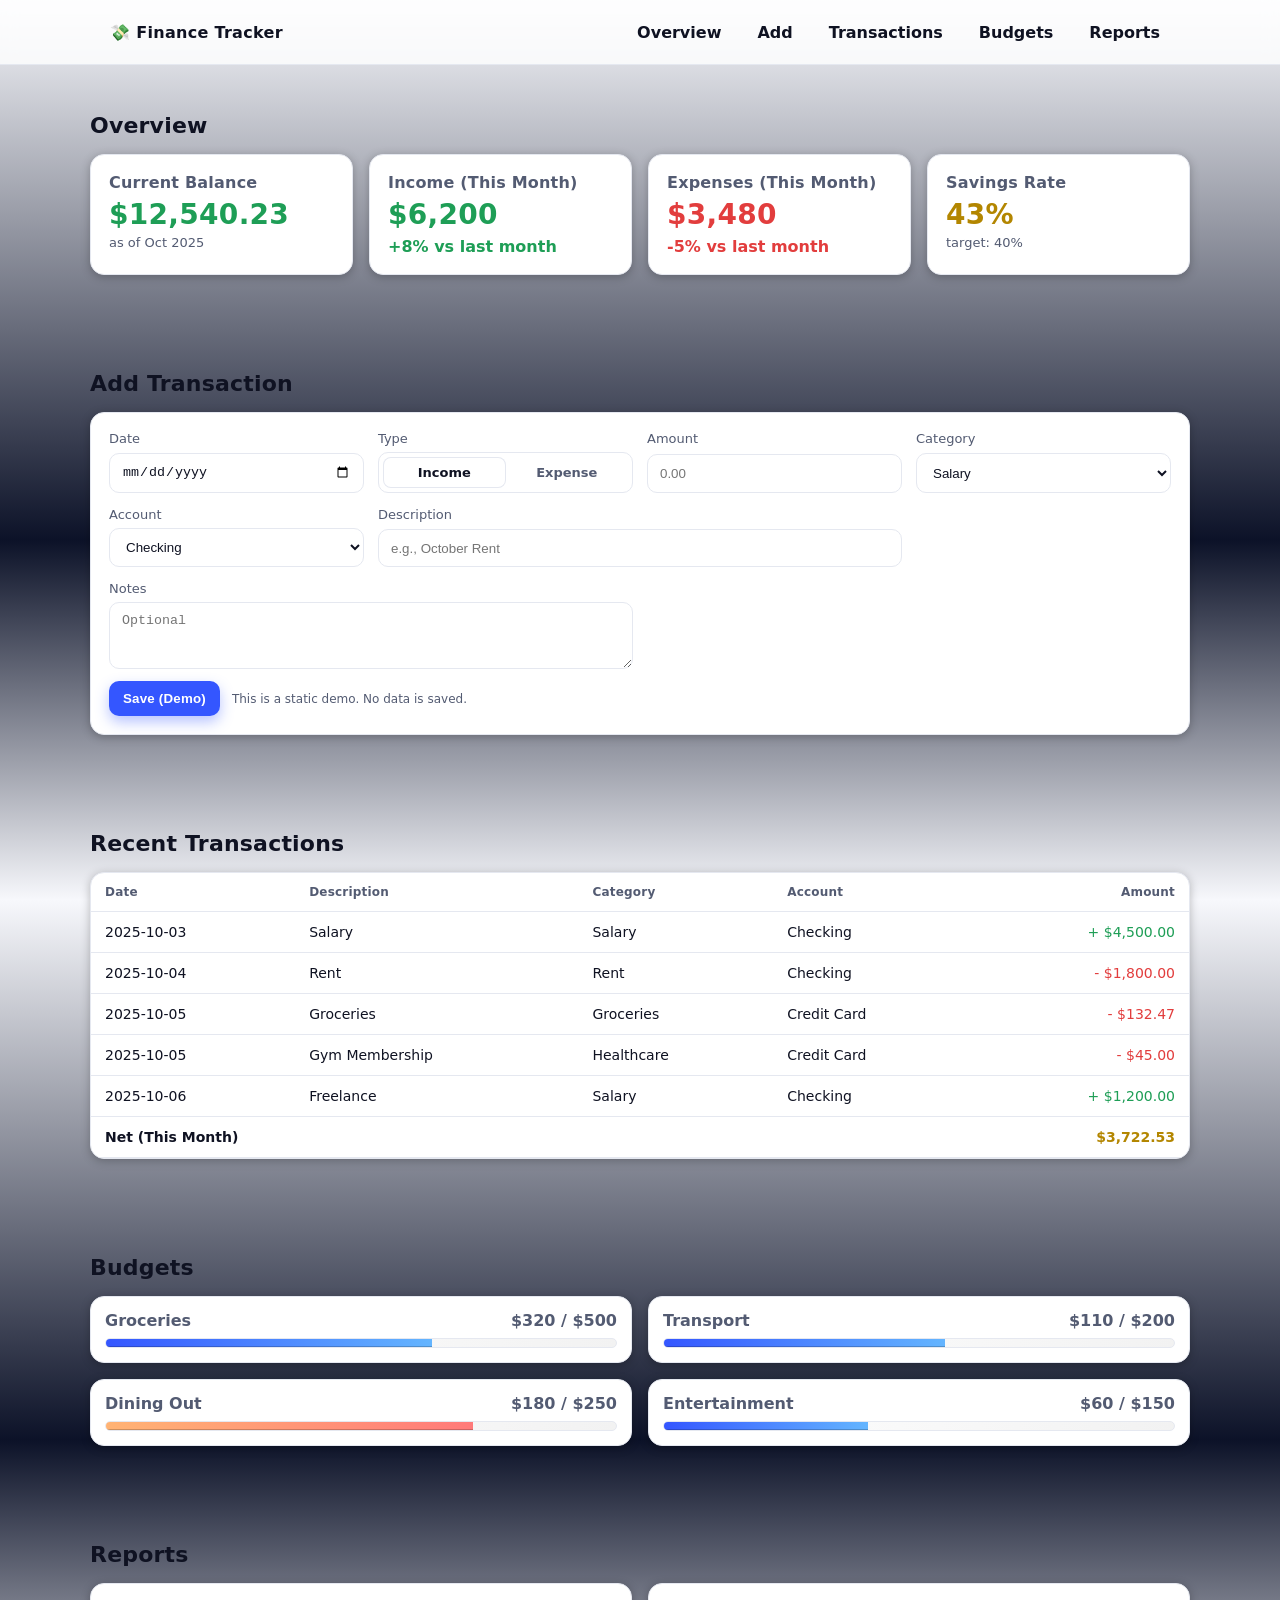
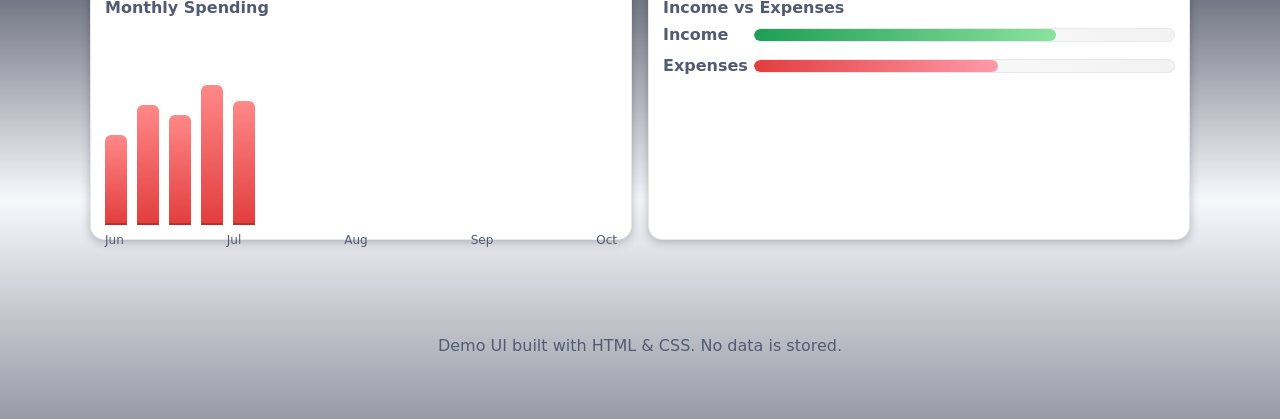
<file: index.html>
<!doctype html>
<html lang="en">
<head>
  <meta charset="utf-8" />
  <meta name="viewport" content="width=device-width, initial-scale=1" />
  <title>Personal Finance Tracker</title>
  <meta name="description" content="Track income, expenses, budgets, and reports." />
  <link rel="stylesheet" href="styles.css" />
</head>
<body>
  <a class="skip-link" href="#overview">Skip to content</a>
  <header class="site-header">
    <div class="container header-inner">
      <div class="brand" aria-label="Site title">💸 Finance Tracker</div>
      <nav class="site-nav" aria-label="Primary">
        <ul>
          <li><a href="#overview">Overview</a></li>
          <li><a href="#add">Add</a></li>
          <li><a href="#transactions">Transactions</a></li>
          <li><a href="#budgets">Budgets</a></li>
          <li><a href="#reports">Reports</a></li>
        </ul>
      </nav>
    </div>
  </header>

  <main>
    <section id="overview" class="section container">
      <h2>Overview</h2>
      <div class="cards">
        <article class="card">
          <div class="card-title">Current Balance</div>
          <div class="metric positive">$12,540.23</div>
          <div class="sub">as of Oct 2025</div>
        </article>
        <article class="card">
          <div class="card-title">Income (This Month)</div>
          <div class="metric positive">$6,200</div>
          <div class="delta positive">+8% vs last month</div>
        </article>
        <article class="card">
          <div class="card-title">Expenses (This Month)</div>
          <div class="metric negative">$3,480</div>
          <div class="delta negative">-5% vs last month</div>
        </article>
        <article class="card">
          <div class="card-title">Savings Rate</div>
          <div class="metric neutral">43%</div>
          <div class="sub">target: 40%</div>
        </article>
      </div>
    </section>

    <section id="add" class="section container">
      <h2>Add Transaction</h2>
      <form class="transaction-form" action="#" method="get">
        <div class="form-grid">
          <label>
            <span>Date</span>
            <input type="date" name="date" required />
          </label>
          <label>
            <span>Type</span>
            <div class="segmented" role="group" aria-label="Transaction type">
              <input type="radio" id="type-income" name="type" value="income" checked />
              <label for="type-income">Income</label>
              <input type="radio" id="type-expense" name="type" value="expense" />
              <label for="type-expense">Expense</label>
            </div>
          </label>
          <label>
            <span>Amount</span>
            <input type="number" step="0.01" name="amount" placeholder="0.00" required />
          </label>
          <label>
            <span>Category</span>
            <select name="category">
              <option>Salary</option>
              <option>Rent</option>
              <option>Groceries</option>
              <option>Utilities</option>
              <option>Transport</option>
              <option>Entertainment</option>
              <option>Healthcare</option>
              <option>Other</option>
            </select>
          </label>
          <label>
            <span>Account</span>
            <select name="account">
              <option>Checking</option>
              <option>Cash</option>
              <option>Credit Card</option>
              <option>Savings</option>
            </select>
          </label>
          <label class="span-2">
            <span>Description</span>
            <input type="text" name="description" placeholder="e.g., October Rent" />
          </label>
          <label class="span-2">
            <span>Notes</span>
            <textarea name="notes" rows="3" placeholder="Optional"></textarea>
          </label>
        </div>
        <div class="form-actions">
          <button type="submit">Save (Demo)</button>
          <p class="hint">This is a static demo. No data is saved.</p>
        </div>
      </form>
    </section>

    <section id="transactions" class="section container">
      <h2>Recent Transactions</h2>
      <div class="table-wrap">
        <table>
          <thead>
            <tr>
              <th>Date</th>
              <th>Description</th>
              <th>Category</th>
              <th>Account</th>
              <th class="right">Amount</th>
            </tr>
          </thead>
          <tbody>
            <tr>
              <td>2025-10-03</td>
              <td>Salary</td>
              <td>Salary</td>
              <td>Checking</td>
              <td class="right positive">+ $4,500.00</td>
            </tr>
            <tr>
              <td>2025-10-04</td>
              <td>Rent</td>
              <td>Rent</td>
              <td>Checking</td>
              <td class="right negative">- $1,800.00</td>
            </tr>
            <tr>
              <td>2025-10-05</td>
              <td>Groceries</td>
              <td>Groceries</td>
              <td>Credit Card</td>
              <td class="right negative">- $132.47</td>
            </tr>
            <tr>
              <td>2025-10-05</td>
              <td>Gym Membership</td>
              <td>Healthcare</td>
              <td>Credit Card</td>
              <td class="right negative">- $45.00</td>
            </tr>
            <tr>
              <td>2025-10-06</td>
              <td>Freelance</td>
              <td>Salary</td>
              <td>Checking</td>
              <td class="right positive">+ $1,200.00</td>
            </tr>
          </tbody>
          <tfoot>
            <tr>
              <td colspan="4">Net (This Month)</td>
              <td class="right neutral">$3,722.53</td>
            </tr>
          </tfoot>
        </table>
      </div>
    </section>

    <section id="budgets" class="section container">
      <h2>Budgets</h2>
      <div class="budgets">
        <div class="budget">
          <div class="budget-header">
            <span>Groceries</span>
            <span>$320 / $500</span>
          </div>
          <div class="progress">
            <div class="progress-bar" style="--progress: 64%"></div>
          </div>
        </div>
        <div class="budget">
          <div class="budget-header">
            <span>Transport</span>
            <span>$110 / $200</span>
          </div>
          <div class="progress">
            <div class="progress-bar" style="--progress: 55%"></div>
          </div>
        </div>
        <div class="budget">
          <div class="budget-header">
            <span>Dining Out</span>
            <span>$180 / $250</span>
          </div>
          <div class="progress warning">
            <div class="progress-bar" style="--progress: 72%"></div>
          </div>
        </div>
        <div class="budget">
          <div class="budget-header">
            <span>Entertainment</span>
            <span>$60 / $150</span>
          </div>
          <div class="progress">
            <div class="progress-bar" style="--progress: 40%"></div>
          </div>
        </div>
      </div>
    </section>

    <section id="reports" class="section container">
      <h2>Reports</h2>
      <div class="charts">
        <div class="chart">
          <div class="chart-title">Monthly Spending</div>
          <div class="bar-chart" role="img" aria-label="Bar chart of monthly spending">
            <div class="bar" style="--value: 45%" aria-label="Jun $1,800"></div>
            <div class="bar" style="--value: 60%" aria-label="Jul $2,400"></div>
            <div class="bar" style="--value: 55%" aria-label="Aug $2,200"></div>
            <div class="bar" style="--value: 70%" aria-label="Sep $2,800"></div>
            <div class="bar" style="--value: 62%" aria-label="Oct $2,480"></div>
            <div class="axis">
              <span>Jun</span><span>Jul</span><span>Aug</span><span>Sep</span><span>Oct</span>
            </div>
          </div>
        </div>
        <div class="chart">
          <div class="chart-title">Income vs Expenses</div>
          <div class="stacked">
            <div class="stack">
              <span class="label">Income</span>
              <div class="stack-bar income" style="--value: 72%"></div>
            </div>
            <div class="stack">
              <span class="label">Expenses</span>
              <div class="stack-bar expense" style="--value: 58%"></div>
            </div>
          </div>
        </div>
      </div>
    </section>
  </main>

  <footer class="site-footer">
    <div class="container">
      <p>Demo UI built with HTML &amp; CSS. No data is stored.</p>
    </div>
  </footer>
</body>
</html>
</file>
<file: styles.css>
/* Base and theme */
* { box-sizing: border-box; }
html, body { height: 100%; }
:root {
  --bg: #0b1020;
  --bg-elev: #111730;
  --text: #e7eaf3;
  --muted: #a5aac2;
  --border: #252a42;
  --card: #121a38;
  --accent: #7c9cff;
  --positive: #2ecc71;
  --negative: #ff6b6b;
  --neutral: #ffd166;
  --focus: #b4c5ff;
  --shadow: 0 2px 10px rgba(0,0,0,0.25);
}
@media (prefers-color-scheme: light) {
  :root {
    --bg: #f7f8fc;
    --bg-elev: #ffffff;
    --text: #0f1222;
    --muted: #535b72;
    --border: #e5e8f0;
    --card: #ffffff;
    --accent: #3456ff;
    --positive: #1e9e56;
    --negative: #e23d3d;
    --neutral: #b38600;
    --focus: #2a44e6;
  }
}
body {
  margin: 0;
  font-family: ui-sans-serif, system-ui, -apple-system, Segoe UI, Roboto, "Helvetica Neue", Arial, "Apple Color Emoji", "Segoe UI Emoji";
  color: var(--text);
  background: linear-gradient(180deg, var(--bg) 0%, #0c1228 60%, var(--bg) 100%);
}

/* Layout */
.container { max-width: 1100px; margin-inline: auto; padding: 0 20px; }
.section { padding: 48px 0; }
.section h2 { margin: 0 0 16px; font-size: 22px; letter-spacing: 0.2px; }

/* Header */
.site-header { position: sticky; top: 0; z-index: 10; background: rgba(17, 23, 48, 0.85); backdrop-filter: blur(8px); border-bottom: 1px solid var(--border); }
@media (prefers-color-scheme: light) { .site-header { background: rgba(255,255,255,0.8); } }
.header-inner { display: flex; align-items: center; justify-content: space-between; height: 64px; }
.brand { font-weight: 800; letter-spacing: 0.3px; }
.site-nav ul { display: flex; gap: 16px; list-style: none; padding: 0; margin: 0; }
.site-nav a { display: inline-block; padding: 8px 10px; border-radius: 8px; color: var(--text); text-decoration: none; font-weight: 600; }
.site-nav a:hover { background: var(--bg-elev); }

/* Accessibility */
.skip-link { position: absolute; left: -999px; top: -999px; }
.skip-link:focus { left: 16px; top: 16px; background: var(--accent); color: white; padding: 8px 12px; border-radius: 6px; }
:focus-visible { outline: 3px solid var(--focus); outline-offset: 2px; border-radius: 6px; }

/* Cards */
.cards { display: grid; grid-template-columns: repeat(4, minmax(0, 1fr)); gap: 16px; }
.card { background: var(--card); border: 1px solid var(--border); border-radius: 14px; padding: 18px; box-shadow: var(--shadow); }
.card-title { color: var(--muted); font-weight: 700; margin-bottom: 6px; letter-spacing: 0.2px; }
.metric { font-size: 28px; font-weight: 800; letter-spacing: 0.3px; }
.sub { color: var(--muted); margin-top: 4px; font-size: 13px; }
.delta { margin-top: 6px; font-weight: 700; }
.positive { color: var(--positive); }
.negative { color: var(--negative); }
.neutral { color: var(--neutral); }

/* Form */
.transaction-form { background: var(--card); border: 1px solid var(--border); border-radius: 14px; padding: 18px; box-shadow: var(--shadow); }
.form-grid { display: grid; grid-template-columns: repeat(4, minmax(0, 1fr)); gap: 14px; }
.form-grid label { display: grid; gap: 6px; font-size: 13px; color: var(--muted); }
.form-grid input[type="text"],
.form-grid input[type="number"],
.form-grid input[type="date"],
.form-grid select,
.form-grid textarea { width: 100%; padding: 10px 12px; border: 1px solid var(--border); border-radius: 10px; background: var(--bg-elev); color: var(--text); box-shadow: inset 0 1px 0 rgba(255,255,255,0.03); }
.form-grid textarea { resize: vertical; }
.span-2 { grid-column: span 2; }
.form-actions { display: flex; align-items: center; gap: 12px; margin-top: 12px; }
button { appearance: none; border: 0; background: var(--accent); color: white; padding: 10px 14px; border-radius: 10px; font-weight: 800; letter-spacing: 0.2px; cursor: pointer; box-shadow: 0 6px 14px rgba(52, 86, 255, 0.35); }
button:hover { filter: brightness(1.05); transform: translateY(-1px); }
button:active { transform: translateY(0); }
.hint { color: var(--muted); font-size: 12px; margin: 0; }

/* Segmented control */
.segmented { display: grid; grid-template-columns: 1fr 1fr; background: var(--bg-elev); padding: 4px; border-radius: 10px; border: 1px solid var(--border); }
.segmented input { display: none; }
.segmented label { text-align: center; padding: 8px 0; border-radius: 8px; cursor: pointer; font-weight: 700; color: var(--muted); }
.segmented input:checked + label { background: var(--card); color: var(--text); box-shadow: inset 0 0 0 1px var(--border); }

/* Table */
.table-wrap { overflow: auto; background: var(--card); border: 1px solid var(--border); border-radius: 14px; box-shadow: var(--shadow); }
table { border-collapse: collapse; width: 100%; min-width: 720px; }
th, td { padding: 12px 14px; border-bottom: 1px solid var(--border); }
th { text-align: left; color: var(--muted); font-weight: 800; letter-spacing: 0.2px; font-size: 12px; }
td { font-size: 14px; }
.right { text-align: right; }
tfoot td { font-weight: 800; }

/* Budgets */
.budgets { display: grid; grid-template-columns: repeat(2, minmax(0, 1fr)); gap: 16px; }
.budget { background: var(--card); border: 1px solid var(--border); border-radius: 14px; padding: 14px; box-shadow: var(--shadow); }
.budget-header { display: flex; justify-content: space-between; color: var(--muted); font-weight: 700; margin-bottom: 8px; }
.progress { height: 10px; background: linear-gradient(90deg, rgba(255,255,255,0.06), rgba(0,0,0,0.05)); border: 1px solid var(--border); border-radius: 999px; overflow: hidden; }
.progress-bar { height: 100%; width: var(--progress, 0%); background: linear-gradient(90deg, var(--accent), #64b5ff); box-shadow: inset 0 -1px 0 rgba(0,0,0,0.2); }
.progress.warning .progress-bar { background: linear-gradient(90deg, #ffb374, #ff7a7a); }

/* Charts */
.charts { display: grid; grid-template-columns: repeat(2, minmax(0, 1fr)); gap: 16px; }
.chart { background: var(--card); border: 1px solid var(--border); border-radius: 14px; padding: 14px; box-shadow: var(--shadow); }
.chart-title { color: var(--muted); font-weight: 800; margin-bottom: 8px; }
.bar-chart { height: 200px; display: flex; align-items: flex-end; gap: 10px; position: relative; }
.bar { width: 22px; background: linear-gradient(180deg, #ff8888, var(--negative)); border-radius: 6px 6px 0 0; height: var(--value, 0%); box-shadow: inset 0 -2px 0 rgba(0,0,0,0.2); }
.bar-chart .axis { position: absolute; bottom: -22px; left: 0; right: 0; display: flex; justify-content: space-between; color: var(--muted); font-size: 12px; }
.stacked { display: grid; gap: 12px; }
.stack { display: grid; grid-template-columns: 80px 1fr; align-items: center; gap: 10px; }
.stack .label { color: var(--muted); font-weight: 700; }
.stack-bar { height: 14px; background: linear-gradient(90deg, rgba(255,255,255,0.06), rgba(0,0,0,0.05)); border: 1px solid var(--border); border-radius: 999px; position: relative; overflow: hidden; }
.stack-bar::after { content: ""; position: absolute; inset: 0; width: var(--value, 0%); border-radius: 999px; background: linear-gradient(90deg, var(--positive), #8be29d); }
.stack-bar.expense::after { background: linear-gradient(90deg, var(--negative), #ff9aa9); }

/* Footer */
.site-footer { padding: 32px 0 48px; color: var(--muted); text-align: center; }

/* Responsive */
@media (max-width: 1100px) {
  .cards { grid-template-columns: repeat(2, minmax(0, 1fr)); }
  .budgets, .charts { grid-template-columns: 1fr; }
}
@media (max-width: 720px) {
  .header-inner { height: auto; padding: 10px 0; gap: 8px; align-items: flex-start; }
  .site-nav ul { flex-wrap: wrap; }
  .form-grid { grid-template-columns: 1fr 1fr; }
  .span-2 { grid-column: 1 / -1; }
}
@media (max-width: 480px) {
  .cards { grid-template-columns: 1fr; }
  .form-grid { grid-template-columns: 1fr; }
}
</file>
